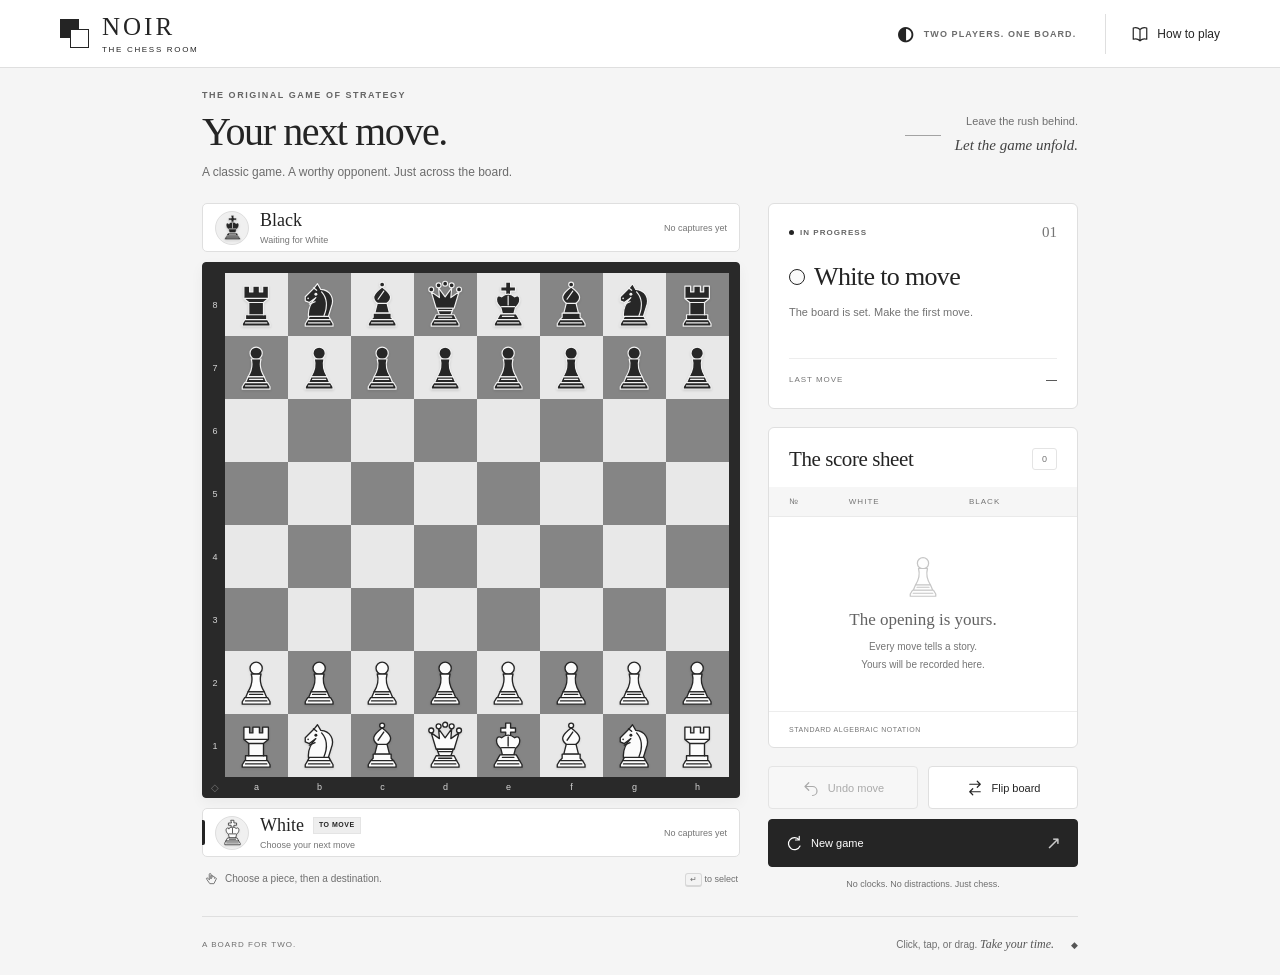
<file: NOIR-Chess.html>
<!doctype html>
<html lang="en">
<head>
  <meta charset="utf-8">
  <meta name="viewport" content="width=device-width, initial-scale=1">
  <meta name="theme-color" content="#f6f6f4">
  <meta name="description" content="An elegant, offline chess game for two players. Standard rules, full-state undo, and no distractions.">
  <title>NOIR — The chess room</title>
  <link rel="icon" type="image/svg+xml" href="data:image/svg+xml,%3Csvg xmlns=%27http://www.w3.org/2000/svg%27 viewBox=%270 0 32 32%27%3E%3Cpath fill=%27%23242424%27 d=%27M2 2h19v19H2z%27/%3E%3Cpath fill=%27white%27 stroke=%27%23242424%27 d=%27M12 12h19v19H12z%27/%3E%3C/svg%3E">
  <style>
/* NOIR — a deliberately monochrome, responsive chess room. */
:root {
  --ink: #242424;
  --muted: #6c6c6c;
  --paper: #f5f5f5;
  --card: #ffffff;
  --line: #dfdfdf;
  --light-square: #e8e8e8;
  --dark-square: #858585;
  --serif: Georgia, 'Times New Roman', serif;
  --sans: -apple-system, BlinkMacSystemFont, 'Segoe UI', Arial, sans-serif;
}
* { box-sizing: border-box; }
html { scroll-behavior: smooth; }
body { margin: 0; background: var(--paper); color: var(--ink); font-family: var(--sans); font-size: 14px; -webkit-font-smoothing: antialiased; }
button, a, input { -webkit-tap-highlight-color: transparent; }
button { font: inherit; cursor: pointer; }
button:disabled { cursor: not-allowed; }
button, dialog { color: var(--ink); }
button:focus-visible, a:focus-visible, [tabindex]:focus-visible { outline: 2px solid var(--ink); outline-offset: 4px; }
[hidden] { display: none !important; }
.icon-definitions { position: absolute; width: 0; height: 0; overflow: hidden; }
.icon { width: 18px; height: 18px; fill: none; stroke: currentColor; stroke-width: 1.6; stroke-linecap: round; stroke-linejoin: round; flex: 0 0 auto; }
.sr-only { position: absolute; width: 1px; height: 1px; padding: 0; margin: -1px; overflow: hidden; clip: rect(0,0,0,0); white-space: nowrap; border: 0; }
.site-header { background: var(--card); border-bottom: 1px solid var(--line); }
.header-inner { max-width: 1240px; min-height: 78px; padding: 15px 40px; margin: auto; display: flex; justify-content: space-between; align-items: center; gap: 24px; }
.brand { display: inline-flex; align-items: center; gap: 13px; color: var(--ink); text-decoration: none; }
.brand-mark { position: relative; width: 29px; height: 30px; display: block; }
.brand-mark i { position: absolute; width: 19px; height: 19px; background: var(--ink); top: 0; left: 0; }
.brand-mark i + i { top: 10px; left: 10px; border: 1.5px solid var(--ink); background: white; }
.brand-name { font-family: var(--serif); font-size: 25px; letter-spacing: .12em; line-height: 1; }
.brand-subtitle { display: block; font-family: var(--sans); font-size: 8px; letter-spacing: .21em; line-height: 1; margin-top: 7px; }
.header-right { display: flex; align-items: center; gap: 29px; }
.local-label { display: inline-flex; align-items: center; gap: 9px; font-size: 9px; font-weight: 600; letter-spacing: .12em; color: #6c6c6c; }
.two-player-icon { font-size: 19px; color: var(--ink); }
.help-button { min-height: 40px; display: flex; align-items: center; gap: 8px; background: transparent; border: 0; border-left: 1px solid var(--line); padding: 0 0 0 25px; font-size: 12px; }
.help-button:hover { color: black; text-decoration: underline; text-underline-offset: 5px; }
main { max-width: 1000px; margin: auto; padding: 30px 32px 0; }
main:focus { outline: none; }
.intro { display: flex; justify-content: space-between; align-items: center; margin-bottom: 28px; gap: 20px; }
.eyebrow { font-size: 9px; font-weight: 600; letter-spacing: .17em; margin: 0 0 10px; color: #656565; }
h1 { font-family: var(--serif); font-weight: 400; font-size: 46px; line-height: 1.1; letter-spacing: -.035em; margin: 0 0 9px; }
.intro-copy { margin: 0; font-size: 12px; color: var(--muted); line-height: 1.5; }
.intro-aside { display: flex; align-items: center; gap: 14px; text-align: right; }
.small-rule { width: 36px; height: 1px; background: #a3a3a3; }
.intro-aside p { color: #6f6f6f; font-size: 11px; line-height: 1.8; margin: 0; }
.intro-aside em { color: #414141; font-family: var(--serif); font-size: 15px; }
.workspace { display: grid; grid-template-columns: minmax(0, 1fr) 310px; grid-template-rows: auto minmax(190px, 1fr) auto; gap: 18px 28px; align-items: stretch; }
.board-panel { grid-column: 1; grid-row: 1 / 4; display: flex; flex-direction: column; gap: 10px; min-width: 0; }
.player-strip { border: 1px solid var(--line); border-radius: 5px; background: var(--card); min-height: 54px; padding: 8px 12px; display: flex; align-items: center; gap: 11px; position: relative; }
.player-strip.active-player::before { content: ''; position: absolute; left: -1px; top: 11px; bottom: 11px; width: 3px; background: var(--ink); border-radius: 0 2px 2px 0; }
.player-avatar { width: 34px; height: 34px; flex: 0 0 34px; display: grid; place-items: center; border-radius: 50%; background: #f0f0f0; border: 1px solid #dedede; }
.player-avatar .chess-piece { width: 29px; height: 29px; }
.player-info { min-width: 76px; }
.player-name { display: flex; align-items: center; gap: 9px; font-family: var(--serif); font-size: 18px; line-height: 1.15; }
.player-caption { font-size: 9px; color: #757575; margin-top: 4px; }
.turn-tag { font-family: var(--sans); font-size: 7px; font-weight: 600; letter-spacing: .07em; background: #eeeeee; border: 1px solid #e4e4e4; padding: 3px 5px; white-space: nowrap; }
.captured-tray { display: flex; align-items: center; justify-content: flex-end; gap: 1px; margin-left: auto; flex-wrap: wrap; max-width: 56%; min-height: 25px; }
.captured-tray .chess-piece { width: 20px; height: 24px; margin-left: -5px; filter: none; }
.no-captures { color: #757575; font-size: 9px; }
.material-gain { font-size: 10px; font-weight: 600; padding-left: 6px; }
.board-frame { display: grid; grid-template-columns: 20px minmax(0, 1fr); grid-template-rows: minmax(0, 1fr) 20px; background: #292929; padding: 10px 10px 0 2px; border: 1px solid #292929; border-radius: 4px; box-shadow: 0 5px 14px #0000000c; }
.rank-labels { display: grid; grid-template-rows: repeat(8, 1fr); }
.file-labels { display: grid; grid-template-columns: repeat(8, 1fr); }
.rank-labels span, .file-labels span { display: grid; place-items: center; color: #d4d4d4; font-size: 9px; font-weight: 500; user-select: none; }
.axis-corner { display: grid; place-items: center; font-size: 10px; color: #757575; user-select: none; }
.board { display: grid; grid-template-rows: repeat(8, minmax(0, 1fr)); aspect-ratio: 1; width: 100%; touch-action: none; user-select: none; -webkit-user-select: none; isolation: isolate; }
.board-row { display: grid; grid-template-columns: repeat(8, minmax(0, 1fr)); min-height: 0; }
.square { border: 0; border-radius: 0; padding: 0; display: grid; place-items: center; width: 100%; height: 100%; min-width: 0; min-height: 0; position: relative; background: var(--light-square); cursor: default; touch-action: none; -webkit-user-select: none; user-select: none; }
.square.dark { background: var(--dark-square); }
.square.movable, .square.legal { cursor: pointer; }
.square:hover { box-shadow: inset 0 0 0 2px #ffffff80; }
.square.selected::before { content: ''; position: absolute; inset: 4px; border: 2px solid #fff; box-shadow: 0 0 0 2px #222; pointer-events: none; z-index: 4; }
.square:focus-visible { outline: 2px solid #111; outline-offset: -5px; box-shadow: inset 0 0 0 5px #fff; z-index: 6; }
.chess-piece { width: 83%; height: 83%; display: block; position: relative; z-index: 2; overflow: visible; pointer-events: none; filter: drop-shadow(0 1px 1px #0000001c); }
.piece-white { fill: #fcfcfc; stroke: #252525; stroke-width: 1.65; stroke-linejoin: round; stroke-linecap: round; }
.piece-black { fill: #272727; stroke: #f1f1f1; stroke-width: 1.45; stroke-linejoin: round; stroke-linecap: round; }
.piece-detail { fill: none; }
.piece-eye { stroke: none; }
.piece-white .piece-eye { fill: #252525; }
.piece-black .piece-eye { fill: #f1f1f1; }
.last-marker { position: absolute; inset: 3px; pointer-events: none; z-index: 1; background: #ffffff1c; }
.last-marker::before, .last-marker::after { content: ''; position: absolute; width: 9px; height: 9px; border-color: #303030; border-style: solid; }
.last-marker::before { top: 1px; left: 1px; border-width: 2px 0 0 2px; }
.last-marker::after { bottom: 1px; right: 1px; border-width: 0 2px 2px 0; }
.dark .last-marker::before, .dark .last-marker::after { border-color: #f3f3f3; }
.legal-dot { position: absolute; width: 22%; height: 22%; background: #30303080; border: 1px solid #ffffff90; border-radius: 50%; z-index: 3; pointer-events: none; }
.dark .legal-dot { background: #f3f3f3b0; border-color: #30303070; }
.capture-ring { position: absolute; inset: 4px; border: 3px solid #333; border-radius: 50%; box-shadow: 0 0 0 1px #ffffffc0; z-index: 3; pointer-events: none; }
.dark .capture-ring { border-color: #fafafa; box-shadow: 0 0 0 1px #33333390; }
.square.in-check::after { content: ''; position: absolute; inset: 5px; border: 2px dashed #202020; box-shadow: 0 0 0 1px #ffffffb0; pointer-events: none; z-index: 3; }
.check-badge { position: absolute; top: 3px; right: 3px; display: grid; place-items: center; width: 17px; height: 17px; background: #242424; color: white; border: 1px solid white; border-radius: 50%; font-size: 11px; font-weight: 700; z-index: 5; pointer-events: none; }
.drag-source .chess-piece { opacity: .22; }
.drag-ghost { position: fixed; left: 0; top: 0; pointer-events: none; z-index: 100; transform: translate(-50%, -50%); }
.drag-ghost .chess-piece { width: 100%; height: 100%; filter: drop-shadow(0 5px 4px #00000035); }
.board-note { display: flex; align-items: center; gap: 7px; padding: 2px 2px 0; font-size: 10px; color: #6f6f6f; line-height: 1.6; min-height: 22px; }
.board-note .icon { width: 14px; height: 14px; }
.keyboard-hint { margin-left: auto; white-space: nowrap; font-size: 9px; }
kbd { font-family: var(--sans); font-size: .88em; background: #f3f3f3; border: 1px solid #d7d7d7; border-bottom-width: 2px; border-radius: 3px; padding: 1px 4px; white-space: nowrap; }
.position-card, .history-card { background: var(--card); border: 1px solid var(--line); border-radius: 6px; min-width: 0; }
.position-card { grid-column: 2; grid-row: 1; padding: 20px; }
.card-eyebrow { display: flex; align-items: center; justify-content: space-between; gap: 12px; margin-bottom: 20px; }
.phase-label { font-size: 8px; letter-spacing: .13em; font-weight: 600; display: flex; align-items: center; gap: 6px; color: #656565; }
.status-dot { width: 5px; height: 5px; background: var(--ink); border-radius: 50%; display: inline-block; }
.phase-label.complete .status-dot { border-radius: 0; background: transparent; border: 1px solid var(--ink); width: 7px; height: 7px; }
.turn-number { font-family: var(--serif); font-size: 15px; color: #757575; }
.position-title { display: flex; gap: 9px; align-items: center; }
.position-title h2 { font: 400 26px/1.2 var(--serif); letter-spacing: -.025em; margin: 0; }
#turnSymbol { display: block; width: 16px; height: 16px; border: 1.5px solid #242424; background: #fafafa; border-radius: 50%; flex: 0 0 16px; }
#turnSymbol.black { background: #242424; }
#turnSymbol.drawn { background: linear-gradient(90deg, #242424 50%, #fafafa 50%); }
.status-copy { margin: 11px 0 18px; color: #727272; font-size: 11px; line-height: 1.75; min-height: 37px; }
.position-detail { border-top: 1px solid #ededed; display: flex; justify-content: space-between; align-items: center; gap: 10px; padding-top: 13px; }
.detail-label { font-size: 8px; letter-spacing: .12em; color: #757575; }
#statusDetail { font-size: 11px; font-weight: 500; line-height: 1.4; text-align: right; }
.claim-button { margin-top: 14px; display: flex; align-items: center; justify-content: space-between; width: 100%; min-height: 40px; padding: 8px 12px; border: 1px solid #ccc; border-radius: 4px; background: #f6f6f6; font-size: 11px; }
.claim-button:hover { background: #ededed; border-color: #757575; }
.history-card { grid-column: 2; grid-row: 2; display: flex; flex-direction: column; min-height: 0; }
.history-header { display: flex; justify-content: space-between; align-items: center; padding: 19px 20px 15px; }
.history-header h2 { font: 400 21px/1.2 var(--serif); margin: 0; letter-spacing: -.02em; }
.history-count { font-size: 9px; min-width: 25px; height: 22px; border: 1px solid #e4e4e4; border-radius: 3px; display: grid; place-items: center; color: #757575; }
.history-scroll { position: relative; overflow-y: auto; overscroll-behavior: contain; flex: 1 1 0; min-height: 190px; scrollbar-width: thin; scrollbar-color: #d0d0d0 transparent; }
.history-scroll:focus-visible { outline-offset: -3px; }
.move-table { width: 100%; border-collapse: collapse; table-layout: fixed; font-size: 12px; }
.move-table th { position: sticky; top: 0; background: #f6f6f6; z-index: 1; font-size: 8px; font-weight: 500; letter-spacing: .13em; color: #757575; text-align: left; padding: 10px 12px; border-bottom: 1px solid #eaeaea; }
.move-table th:first-child { width: 22%; padding-left: 20px; }
.move-table td { padding: 7px 12px; height: 34px; border-bottom: 1px solid #f1f1f1; }
.move-table td:first-child { color: #757575; padding-left: 20px; font-size: 10px; font-variant-numeric: tabular-nums; }
.move-table tbody tr:nth-child(even) { background: #fafafa; }
.move-notation { display: inline-block; padding: 3px 5px; margin: -3px -5px; line-height: 1.2; }
.move-notation.latest { background: #292929; color: #fff; border-radius: 3px; }
.move-placeholder { color: #bbb; }
.history-empty { display: flex; flex-direction: column; align-items: center; text-align: center; padding: 35px 18px 25px; color: #757575; }
#emptyPiece { display: block; width: 48px; height: 48px; opacity: .26; margin-bottom: 8px; }
#emptyPiece .chess-piece { width: 100%; height: 100%; filter: none; }
.history-empty p { font: 400 17px/1.4 var(--serif); color: #626262; margin: 0 0 6px; }
.history-empty > span:last-child { font-size: 10px; line-height: 1.8; }
.score-footer { display: flex; align-items: center; justify-content: space-between; min-height: 36px; padding: 10px 20px; border-top: 1px solid #ededed; gap: 5px; }
.notation-label { font-size: 7px; letter-spacing: .08em; color: #757575; }
.game-score { font: 600 13px/1 var(--serif); white-space: nowrap; }
.game-controls { grid-column: 2; grid-row: 3; }
.utility-controls { display: grid; grid-template-columns: 1fr 1fr; gap: 10px; margin-bottom: 10px; }
.secondary-button, .primary-button { border: 1px solid var(--line); min-height: 43px; border-radius: 4px; display: flex; align-items: center; justify-content: center; gap: 8px; padding: 10px 12px; font-size: 11px; font-weight: 500; }
.secondary-button { background: #fff; }
.secondary-button:hover:not(:disabled) { background: #eeeeee; border-color: #a3a3a3; }
.secondary-button:disabled { background: #f7f7f7; color: #aaa; border-color: #e4e4e4; }
.secondary-button[aria-pressed="true"] { border-color: #9b9b9b; background: #ececec; }
.primary-button { background: #252525; border-color: #252525; color: #fff; }
.primary-button:hover { background: #080808; border-color: #080808; }
.primary-button:focus-visible { outline-color: #222; }
.new-game-button { width: 100%; justify-content: flex-start; min-height: 47px; padding: 12px 16px; }
.button-end { margin-left: auto; color: #cacaca; font-size: 18px; font-weight: 400; }
.controls-note { text-align: center; margin: 12px 0 0; font-size: 9px; color: #6f6f6f; }
.page-footer { display: flex; align-items: center; gap: 12px; border-top: 1px solid var(--line); padding: 20px 0 23px; margin-top: 27px; color: #6f6f6f; }
.page-footer > span:first-child { font-size: 8px; letter-spacing: .13em; }
.page-footer p { margin: 0 0 0 auto; font-size: 10px; }
.page-footer em { font-family: var(--serif); font-size: 12px; color: #555; }
.footer-square { font-size: 9px; color: #555; margin-left: 5px; }
.game-dialog { width: min(490px, calc(100vw - 32px)); max-height: calc(100dvh - 48px); overflow-y: auto; border: 1px solid #bcbcbc; padding: 34px; border-radius: 7px; background: #fff; box-shadow: 0 18px 75px #00000035; }
.game-dialog::backdrop { background: #15151565; backdrop-filter: blur(2px); }
.game-dialog h2 { font: 400 33px/1.2 var(--serif); letter-spacing: -.03em; margin: 0 0 14px; }
.game-dialog > p:not(.eyebrow):not(.dialog-footnote) { color: #6f6f6f; font-size: 12px; line-height: 1.8; margin: 0 0 24px; }
.dialog-close { position: absolute; top: 12px; right: 12px; width: 34px; height: 34px; display: grid; place-items: center; background: transparent; border: 0; border-radius: 4px; }
.dialog-close:hover { background: #eee; }
.dialog-actions { display: flex; gap: 12px; justify-content: flex-end; margin-top: 26px; }
.dialog-actions button { min-width: 125px; }
.dialog-footnote { font-size: 10px; color: #6f6f6f; line-height: 1.7; margin: 20px 0 0; }
.promotion-options { display: grid; grid-template-columns: repeat(4, minmax(0, 1fr)); gap: 10px; }
.promotion-option { background: #f3f3f3; border: 1px solid #dedede; border-radius: 4px; padding: 10px 5px; display: flex; align-items: center; flex-direction: column; gap: 7px; font-size: 10px; }
.promotion-option .chess-piece { width: 60px; max-width: 100%; height: 65px; }
.promotion-option:hover { background: #e4e4e4; border-color: #555; }
.help-dialog { width: min(550px, calc(100vw - 32px)); }
.help-list { list-style: none; margin: 0 0 27px; padding: 0; }
.help-list li { display: flex; gap: 15px; border-top: 1px solid #e8e8e8; padding: 17px 0 0; margin-top: 17px; }
.help-list li > span { font: 400 15px/1.5 var(--serif); color: #a3a3a3; }
.help-list h3 { font: 400 18px/1.3 var(--serif); margin: 0 0 7px; }
.help-list p { margin: 0; font-size: 11px; line-height: 1.9; color: #737373; }
.full-width { width: 100%; }
.claim-section-title { font: 400 18px/1.4 var(--serif); margin: 22px 0 10px; }
.claim-options { max-height: 220px; overflow-y: auto; display: flex; flex-direction: column; gap: 7px; }
.claim-option { display: flex; align-items: center; justify-content: space-between; gap: 12px; padding: 12px; min-height: 44px; border: 1px solid #ddd; border-radius: 4px; background: #f8f8f8; text-align: left; }
.claim-option:hover { background: #eee; border-color: #757575; }
.claim-option strong { font-size: 13px; font-weight: 600; }
.claim-option span { color: #757575; font-size: 10px; }
.noscript-message { position: fixed; inset: auto 16px 16px; padding: 20px; border: 2px solid #222; background: #fff; text-align: center; z-index: 200; }
@media (min-width: 861px) and (max-height: 900px) {
  .header-inner { min-height: 67px; padding-top: 11px; padding-bottom: 11px; }
  main { max-width: 940px; padding-top: 22px; }
  .intro { margin-bottom: 22px; }
  h1 { font-size: 40px; }
  .player-strip { min-height: 49px; padding-top: 6px; padding-bottom: 6px; }
}
@media (max-width: 860px) {
  .header-inner { min-height: 68px; padding: 13px 26px; }
  .header-right { gap: 18px; }
  .local-label { font-size: 8px; }
  .help-button { padding-left: 18px; }
  main { max-width: 640px; padding: 27px 24px 0; }
  .intro-aside { display: none; }
  h1 { font-size: 39px; }
  .intro { margin-bottom: 24px; }
  .workspace { display: flex; flex-direction: column; gap: 17px; }
  .position-card { order: 1; padding: 15px 18px; }
  .card-eyebrow { margin-bottom: 9px; }
  .position-title h2 { font-size: 24px; }
  .status-copy { min-height: 0; margin: 7px 0 0; }
  .position-detail { display: none; }
  .board-panel { order: 2; }
  .game-controls { order: 3; }
  .history-card { order: 4; }
  .history-scroll { flex-basis: auto; height: 235px; min-height: 235px; }
  .history-empty { padding-top: 28px; }
  .controls-note { margin: 10px 0 0; }
  .page-footer { margin-top: 25px; }
}
@media (max-width: 520px) {
  .header-inner { padding: 13px 19px; min-height: 66px; }
  .brand { gap: 10px; }
  .brand-name { font-size: 22px; }
  .brand-subtitle { font-size: 7px; }
  .brand-mark { transform: scale(.86); transform-origin: left center; width: 25px; }
  .local-label { display: none; }
  .help-button { border: 1px solid #ddd; padding: 0; width: 38px; min-height: 38px; justify-content: center; border-radius: 4px; }
  .help-button span { display: none; }
  .help-button::after { content: ''; }
  main { padding: 23px 16px 0; }
  .eyebrow { font-size: 8px; }
  h1 { font-size: 36px; }
  .intro-copy { font-size: 11px; max-width: 310px; }
  .intro { margin-bottom: 20px; }
  .board-frame { grid-template-columns: 17px minmax(0, 1fr); grid-template-rows: minmax(0, 1fr) 18px; padding: 6px 6px 0 1px; }
  .rank-labels span, .file-labels span { font-size: 8px; }
  .player-strip { min-height: 49px; padding: 7px 9px; gap: 9px; }
  .player-avatar { width: 30px; height: 30px; flex-basis: 30px; }
  .player-avatar .chess-piece { width: 26px; height: 26px; }
  .player-name { font-size: 17px; gap: 6px; }
  .player-caption { font-size: 8px; }
  .turn-tag { font-size: 6px; padding: 2px 3px; }
  .captured-tray { max-width: 46%; }
  .captured-tray .chess-piece { width: 17px; height: 20px; margin-left: -6px; }
  .no-captures { font-size: 8px; }
  .keyboard-hint { display: none; }
  .board-note { font-size: 9px; }
  .square.selected::before { inset: 3px; border-width: 1.5px; box-shadow: 0 0 0 1.5px #222; }
  .capture-ring { inset: 3px; border-width: 2px; }
  .square.in-check::after { inset: 3px; }
  .check-badge { width: 13px; height: 13px; font-size: 9px; top: 1px; right: 1px; }
  .last-marker::before, .last-marker::after { width: 6px; height: 6px; }
  .position-card { padding: 14px 16px; }
  .page-footer { padding-top: 18px; padding-bottom: 19px; }
  .page-footer > span:first-child { font-size: 7px; }
  .page-footer p { font-size: 9px; }
  .page-footer em { font-size: 10px; }
  .footer-square { display: none; }
  .game-dialog { padding: 29px 23px; }
  .game-dialog h2 { font-size: 29px; }
  .promotion-options { gap: 6px; }
  .promotion-option { padding: 9px 3px; }
  .promotion-option .chess-piece { height: 55px; }
  .dialog-actions { gap: 8px; }
  .dialog-actions button { min-width: 0; flex: 1; }
}
@media (max-width: 350px) {
  main { padding-left: 12px; padding-right: 12px; }
  .intro-copy { font-size: 10px; }
  .player-caption { display: none; }
  .player-info { min-width: 65px; }
  .player-name { flex-wrap: wrap; gap: 3px 5px; }
  .position-title h2 { font-size: 23px; }
  .page-footer p { font-size: 8px; }
}
@media (prefers-reduced-motion: reduce) {
  html { scroll-behavior: auto; }
}
@media (forced-colors: active) {
  .square { border: 1px solid CanvasText; }
  .square.dark { background: GrayText; }
  .square.selected::before { border: 3px solid Highlight; }
  .legal-dot { background: Highlight; border-color: CanvasText; forced-color-adjust: none; }
  .capture-ring { border-color: Highlight; }
  .chess-piece { forced-color-adjust: none; }
}

  </style>
</head>
<body>
  <svg class="icon-definitions" xmlns="http://www.w3.org/2000/svg" aria-hidden="true">
    <defs>
      <symbol id="icon-undo" viewBox="0 0 24 24"><path d="M9 5 4 10l5 5M4 10h10a6 6 0 0 1 0 12"/></symbol>
      <symbol id="icon-flip" viewBox="0 0 24 24"><path d="M5 7h14l-4-4M19 17H5l4 4M19 7l-4 4M5 17l4-4"/></symbol>
      <symbol id="icon-new" viewBox="0 0 24 24"><path d="M19 8a8 8 0 1 0 1 8M19 3v5h-5"/></symbol>
      <symbol id="icon-book" viewBox="0 0 24 24"><path d="M12 6c-3-3-6-3-9-2v15c3-1 6-1 9 2 3-3 6-3 9-2V4c-3-1-6-1-9 2Zm0 0v15"/></symbol>
      <symbol id="icon-close" viewBox="0 0 24 24"><path d="m6 6 12 12M6 18 18 6"/></symbol>
      <symbol id="icon-arrow" viewBox="0 0 24 24"><path d="M4 12h16m-6-6 6 6-6 6"/></symbol>
      <symbol id="icon-hand" viewBox="0 0 24 24"><path d="m9 13-2-2c-2-2-4 0-2 2l5 7h7l4-8c1-2-2-3-3-1V9c0-2-3-2-3 0V7c0-2-3-2-3 0v5-8c0-2-3-2-3 0v9Z"/></symbol>
    </defs>
  </svg>
  <header class="site-header">
    <div class="header-inner">
      <a class="brand" href="#main" aria-label="NOIR, the chess room — skip to the game">
        <span class="brand-mark" aria-hidden="true"><i></i><i></i></span>
        <span class="brand-name">NOIR<span class="brand-subtitle">THE CHESS ROOM</span></span>
      </a>
      <div class="header-right">
        <span class="local-label"><span class="two-player-icon" aria-hidden="true">◐</span> TWO PLAYERS. ONE BOARD.</span>
        <button class="help-button" id="helpButton" type="button" aria-label="How to play"><svg class="icon"><use href="#icon-book"/></svg><span>How to play</span></button>
      </div>
    </div>
  </header>

  <main id="main" tabindex="-1">
    <section class="intro" aria-labelledby="pageTitle">
      <div><p class="eyebrow">THE ORIGINAL GAME OF STRATEGY</p><h1 id="pageTitle">Your next move.</h1><p class="intro-copy">A classic game. A worthy opponent. Just across the board.</p></div>
      <div class="intro-aside"><span class="small-rule"></span><p>Leave the rush behind.<br><em>Let the game unfold.</em></p></div>
    </section>

    <div class="workspace">
      <section class="board-panel" aria-label="Chessboard and players">
        <div class="player-strip" id="topPlayer"></div>
        <div class="board-frame">
          <div class="rank-labels" id="rankLabels" aria-hidden="true"></div>
          <div class="board" id="board" role="grid" aria-label="Chessboard, White at the bottom" aria-rowcount="8" aria-colcount="8" aria-describedby="boardInstructions"></div>
          <span class="axis-corner" aria-hidden="true">◇</span>
          <div class="file-labels" id="fileLabels" aria-hidden="true"></div>
        </div>
        <div class="player-strip" id="bottomPlayer"></div>
        <div class="board-note"><svg class="icon"><use href="#icon-hand"/></svg><span id="boardHint">Choose a piece, then a destination.</span><span class="keyboard-hint"><kbd>↵</kbd> to select</span></div>
        <p id="boardInstructions" class="sr-only">Select a piece, then a legal destination, or drag a piece. Use arrow keys to navigate, Enter or Space to select, and Escape to clear your selection. Only the player whose turn it is may move. Legal destinations are marked with dots or capture rings.</p>
      </section>

      <section class="position-card" aria-label="Current game status">
        <div class="card-eyebrow"><span class="phase-label" id="phaseLabel"><span class="status-dot"></span> IN PROGRESS</span><span class="turn-number" id="turnNumber" aria-label="Move number 1">01</span></div>
        <div class="position-title"><span id="turnSymbol" aria-hidden="true"></span><h2 id="positionHeading">White to move</h2></div>
        <p class="status-copy" id="statusText">The board is set. Make the first move.</p>
        <div class="position-detail"><span class="detail-label" id="detailLabel">LAST MOVE</span><span id="statusDetail">—</span></div>
        <button class="claim-button" id="claimDraw" type="button" hidden>Claim a draw <svg class="icon"><use href="#icon-arrow"/></svg></button>
      </section>

      <section class="history-card" aria-labelledby="historyTitle">
        <div class="history-header"><h2 id="historyTitle">The score sheet</h2><span class="history-count" id="moveCount" aria-label="No moves played">0</span></div>
        <div class="history-scroll" id="historyScroll" tabindex="0" aria-label="Move history; scroll to review earlier moves">
          <table class="move-table" aria-label="Move history in standard algebraic notation">
            <thead><tr><th scope="col">№</th><th scope="col">WHITE</th><th scope="col">BLACK</th></tr></thead>
            <tbody id="moveBody"></tbody>
          </table>
          <div class="history-empty" id="historyEmpty"><span id="emptyPiece" aria-hidden="true"></span><p>The opening is yours.</p><span>Every move tells a story.<br>Yours will be recorded here.</span></div>
        </div>
        <div class="score-footer"><span class="notation-label" id="notationLabel">STANDARD ALGEBRAIC NOTATION</span><span id="gameScore" class="game-score" aria-label="Game result"></span></div>
      </section>

      <section class="game-controls" aria-label="Game controls">
        <div class="utility-controls">
          <button class="secondary-button" id="undoMove" type="button" disabled title="Restore the full previous game state"><svg class="icon"><use href="#icon-undo"/></svg><span>Undo move</span></button>
          <button class="secondary-button" id="flipBoard" type="button" aria-pressed="false" title="Change the view without changing the position"><svg class="icon"><use href="#icon-flip"/></svg><span>Flip board</span></button>
        </div>
        <button class="primary-button new-game-button" id="newGame" type="button"><svg class="icon"><use href="#icon-new"/></svg><span>New game</span><span class="button-end" aria-hidden="true">↗</span></button>
        <p class="controls-note">No clocks. No distractions. Just chess.</p>
      </section>
    </div>

    <footer class="page-footer"><span>A BOARD FOR TWO.</span><p>Click, tap, or drag. <em>Take your time.</em></p><span class="footer-square" aria-hidden="true">◆</span></footer>
  </main>

  <div class="sr-only" id="announcement" role="status" aria-live="polite" aria-atomic="true"></div>
  <div class="drag-ghost" id="dragGhost" aria-hidden="true" hidden></div>

  <dialog class="game-dialog promotion-dialog" id="promotionDialog" aria-labelledby="promotionTitle" aria-describedby="promotionDescription">
    <button class="dialog-close" id="promotionClose" type="button" aria-label="Cancel promotion"><svg class="icon"><use href="#icon-close"/></svg></button>
    <p class="eyebrow">A PAWN'S NEW CHAPTER</p><h2 id="promotionTitle">Choose your piece.</h2><p id="promotionDescription">Your pawn has reached the final rank. Promote it to one of these four pieces.</p>
    <div class="promotion-options" id="promotionOptions"></div>
    <p class="dialog-footnote">The move is not made until you choose. <kbd>Esc</kbd> cancels.</p>
  </dialog>

  <dialog class="game-dialog" id="newGameDialog" aria-labelledby="newGameTitle" aria-describedby="newGameDescription">
    <button class="dialog-close" id="newGameClose" type="button" aria-label="Keep playing"><svg class="icon"><use href="#icon-close"/></svg></button>
    <p class="eyebrow">A FRESH START</p><h2 id="newGameTitle">Begin again?</h2><p id="newGameDescription">This game is still in progress. Starting a new one will clear the board, captures, and score sheet.</p>
    <div class="dialog-actions"><button class="secondary-button" id="keepPlaying" type="button">Keep playing</button><button class="primary-button" id="confirmNewGame" type="button">New game</button></div>
  </dialog>

  <dialog class="game-dialog help-dialog" id="helpDialog" aria-labelledby="helpTitle">
    <button class="dialog-close" id="helpClose" type="button" aria-label="Close instructions"><svg class="icon"><use href="#icon-close"/></svg></button>
    <p class="eyebrow">MAKE YOURSELF AT HOME</p><h2 id="helpTitle">Pick. Place. Play.</h2><p>A standard game of chess for two people sharing this device. White moves first.</p>
    <ol class="help-list">
      <li><span>01</span><div><h3>Find your next move</h3><p>Click or tap your piece, then a marked square. You can also drag and drop. Dots mark moves; rings mark captures. A dashed king outline and “!” mean check.</p></div></li>
      <li><span>02</span><div><h3>At your fingertips</h3><p>Tab into the board. <kbd>↑</kbd> <kbd>↓</kbd> <kbd>←</kbd> <kbd>→</kbd> navigate; <kbd>Enter</kbd> or <kbd>Space</kbd> select. <kbd>Home</kbd>/<kbd>End</kbd> reach the row edges; add <kbd>Ctrl</kbd> for the board edges. <kbd>Esc</kbd> cancels.</p></div></li>
      <li><span>03</span><div><h3>The complete game</h3><p>Castling, en passant, and all four promotions are included. Illegal moves never change the position. Undo restores everything, including special-move rights and draw counters. Flip only changes your view.</p></div></li>
      <li><span>04</span><div><h3>When the game is drawn</h3><p>Stalemate and insufficient material end the game automatically. Threefold repetition and fifty moves by each player without a pawn move or capture allow a draw claim. The claim button also supports a declared next move. Fivefold repetition and seventy-five such moves are automatic draws; checkmate takes precedence.</p></div></li>
    </ol>
    <button class="primary-button full-width" id="helpDone" type="button">Back to the board <svg class="icon"><use href="#icon-arrow"/></svg></button>
  </dialog>

  <dialog class="game-dialog claim-dialog" id="claimDialog" aria-labelledby="claimTitle" aria-describedby="claimDescription">
    <button class="dialog-close" id="claimClose" type="button" aria-label="Cancel draw claim"><svg class="icon"><use href="#icon-close"/></svg></button>
    <p class="eyebrow">AN HONOURABLE FINISH</p><h2 id="claimTitle">Claim a draw.</h2><p id="claimDescription"></p>
    <button class="primary-button full-width" id="claimCurrent" type="button" hidden>Claim this position</button>
    <div id="intendedClaimSection" hidden><h3 class="claim-section-title" id="claimMoveTitle">Or declare a move</h3><div class="claim-options" id="claimOptions"></div><p class="dialog-footnote">A declared move ends the game before it is played. The position and score sheet stay unchanged.</p></div>
  </dialog>
  <noscript><div class="noscript-message">This chess game needs JavaScript. Please enable it in your browser to play.</div></noscript>
<!-- Embedded engine.js: authoritative chess rules -->
<script>
/* NOIR Chess — independent rules engine. No DOM, dependencies, or network calls.
 * Board indices run from a8 (0) to h1 (63). Uppercase pieces are White.
 * All interaction paths are validated against the same generated legal moves.
 */
(function (root, factory) {
  const api = factory();
  if (typeof module === 'object' && module.exports) module.exports = api;
  else root.NoirChess = api;
})(typeof globalThis !== 'undefined' ? globalThis : this, function () {
  'use strict';

  const START_FEN = 'rnbqkbnr/pppppppp/8/8/8/8/PPPPPPPP/RNBQKBNR w KQkq - 0 1';
  const PROMOTIONS = ['q', 'r', 'b', 'n'];
  const KNIGHT_STEPS = [[-2, -1], [-2, 1], [-1, -2], [-1, 2], [1, -2], [1, 2], [2, -1], [2, 1]];
  const DIAGONALS = [[-1, -1], [-1, 1], [1, -1], [1, 1]];
  const ORTHOGONALS = [[-1, 0], [1, 0], [0, -1], [0, 1]];
  const KING_STEPS = [...DIAGONALS, ...ORTHOGONALS];
  const opposite = color => color === 'w' ? 'b' : 'w';
  const row = square => Math.floor(square / 8);
  const file = square => square % 8;
  const inside = (r, f) => r >= 0 && r < 8 && f >= 0 && f < 8;
  const pieceColor = piece => piece ? (piece === piece.toUpperCase() ? 'w' : 'b') : null;
  const pieceType = piece => piece ? piece.toLowerCase() : null;
  const clone = value => JSON.parse(JSON.stringify(value));
  const squareName = square => String.fromCharCode(97 + file(square)) + (8 - row(square));
  function squareIndex(value) {
    if (Number.isInteger(value) && value >= 0 && value < 64) return value;
    if (typeof value === 'string' && /^[a-h][1-8]$/.test(value)) {
      return (8 - Number(value[1])) * 8 + value.charCodeAt(0) - 97;
    }
    return -1;
  }

  function parseFEN(fen) {
    const fields = fen.trim().split(/\s+/);
    if (fields.length !== 6) throw new Error('A FEN needs six fields.');
    const [placement, turn, rights, enPassant, halfmove, fullmove] = fields;
    const ranks = placement.split('/');
    if (ranks.length !== 8) throw new Error('A board needs eight ranks.');
    const board = [];
    for (const rank of ranks) {
      const start = board.length;
      for (const token of rank) {
        if (/^[1-8]$/.test(token)) board.push(...Array(Number(token)).fill(null));
        else if (/^[prnbqkPRNBQK]$/.test(token)) board.push(token);
        else throw new Error('Invalid FEN piece.');
      }
      if (board.length - start !== 8) throw new Error('A rank needs eight squares.');
    }
    if (!['w', 'b'].includes(turn) || !/^(?:-|K?Q?k?q?)$/.test(rights)) throw new Error('Invalid FEN turn or castling rights.');
    if (board.filter(p => p === 'K').length !== 1 || board.filter(p => p === 'k').length !== 1) throw new Error('A position needs one king per side.');
    const epSquare = enPassant === '-' ? null : squareIndex(enPassant);
    if (epSquare === -1 || (epSquare !== null && ![2, 5].includes(row(epSquare)))) throw new Error('Invalid en passant square.');
    if (!/^\d+$/.test(halfmove) || !/^[1-9]\d*$/.test(fullmove)) throw new Error('Invalid FEN counters.');
    return {
      board, turn,
      castling: { K: rights.includes('K'), Q: rights.includes('Q'), k: rights.includes('k'), q: rights.includes('q') },
      epSquare, halfmove: Number(halfmove), fullmove: Number(fullmove),
      captures: { w: [], b: [] }, moves: [], lastMove: null,
      repetitionCounts: {}, positionKey: '', result: null
    };
  }

  function placementFEN(board) {
    const ranks = [];
    for (let r = 0; r < 8; r++) {
      let line = '', empty = 0;
      for (let f = 0; f < 8; f++) {
        const piece = board[r * 8 + f];
        if (!piece) empty++;
        else {
          if (empty) line += empty;
          empty = 0;
          line += piece;
        }
      }
      if (empty) line += empty;
      ranks.push(line);
    }
    return ranks.join('/');
  }
  function castlingFEN(position) {
    return ['K', 'Q', 'k', 'q'].filter(right => position.castling[right]).join('') || '-';
  }
  function toFEN(position) {
    return `${placementFEN(position.board)} ${position.turn} ${castlingFEN(position)} ${position.epSquare === null ? '-' : squareName(position.epSquare)} ${position.halfmove} ${position.fullmove}`;
  }

  /* Attacks are NOT legal moves: a pinned piece still attacks a square, and
   * pawn attacks differ from pawn pushes. This distinction is vital for kings.
   */
  function isSquareAttacked(position, square, byColor) {
    const r = row(square), f = file(square), board = position.board;
    const pawn = byColor === 'w' ? 'P' : 'p';
    const pawnRow = r + (byColor === 'w' ? 1 : -1);
    for (const df of [-1, 1]) {
      if (inside(pawnRow, f + df) && board[pawnRow * 8 + f + df] === pawn) return true;
    }
    const knight = byColor === 'w' ? 'N' : 'n';
    for (const [dr, df] of KNIGHT_STEPS) {
      if (inside(r + dr, f + df) && board[(r + dr) * 8 + f + df] === knight) return true;
    }
    const king = byColor === 'w' ? 'K' : 'k';
    for (const [dr, df] of KING_STEPS) {
      if (inside(r + dr, f + df) && board[(r + dr) * 8 + f + df] === king) return true;
    }
    for (const [dr, df] of KING_STEPS) {
      let rr = r + dr, ff = f + df;
      while (inside(rr, ff)) {
        const piece = board[rr * 8 + ff];
        if (piece) {
          if (pieceColor(piece) === byColor) {
            const type = pieceType(piece);
            if (type === 'q' || (dr && df ? type === 'b' : type === 'r')) return true;
          }
          break;
        }
        rr += dr;
        ff += df;
      }
    }
    return false;
  }
  function inCheck(position, color = position.turn) {
    const king = position.board.indexOf(color === 'w' ? 'K' : 'k');
    return king === -1 || isSquareAttacked(position, king, opposite(color));
  }

  function pseudoMoves(position, from) {
    const piece = position.board[from];
    if (!piece || pieceColor(piece) !== position.turn) return [];
    const color = position.turn, enemy = opposite(color), type = pieceType(piece);
    const r = row(from), f = file(from), board = position.board, moves = [];
    function add(to, extra = {}) {
      const captured = extra.kind === 'enpassant' ? board[extra.captureSquare] : board[to];
      if (captured && (pieceColor(captured) === color || pieceType(captured) === 'k')) return;
      const base = { from, to, piece, captured: captured || null, promotion: null, kind: 'normal', ...extra };
      if (type === 'p' && [0, 7].includes(row(to))) {
        for (const promotion of PROMOTIONS) moves.push({ ...base, promotion });
      } else moves.push(base);
    }
    if (type === 'p') {
      const dr = color === 'w' ? -1 : 1, nextRow = r + dr;
      if (inside(nextRow, f) && !board[nextRow * 8 + f]) {
        add(nextRow * 8 + f);
        const startRow = color === 'w' ? 6 : 1;
        if (r === startRow && !board[(r + 2 * dr) * 8 + f]) add((r + 2 * dr) * 8 + f, { kind: 'double' });
      }
      for (const df of [-1, 1]) {
        if (!inside(nextRow, f + df)) continue;
        const to = nextRow * 8 + f + df;
        if (board[to] && pieceColor(board[to]) === enemy) add(to);
        else if (to === position.epSquare && !board[to]) {
          const captureSquare = r * 8 + f + df;
          if (board[captureSquare] === (enemy === 'w' ? 'P' : 'p')) add(to, { kind: 'enpassant', captureSquare });
        }
      }
    } else if (type === 'n' || type === 'k') {
      for (const [dr, df] of type === 'n' ? KNIGHT_STEPS : KING_STEPS) {
        if (inside(r + dr, f + df)) add((r + dr) * 8 + f + df);
      }
      if (type === 'k') {
        const home = color === 'w' ? 60 : 4;
        if (from === home && !inCheck(position, color)) {
          for (const kingSide of [true, false]) {
            const right = color === 'w' ? (kingSide ? 'K' : 'Q') : (kingSide ? 'k' : 'q');
            const rookFrom = home + (kingSide ? 3 : -4), step = kingSide ? 1 : -1;
            const between = kingSide ? [home + 1, home + 2] : [home - 1, home - 2, home - 3];
            if (!position.castling[right] || board[rookFrom] !== (color === 'w' ? 'R' : 'r') || between.some(s => board[s])) continue;
            // Test the transit square with the king actually removed from e1/e8.
            const transit = applyMove(position, { from, to: home + step, piece, captured: null, promotion: null, kind: 'normal' });
            if (inCheck(transit, color)) continue;
            const castle = { from, to: home + 2 * step, piece, captured: null, promotion: null, kind: 'castle', rookFrom, rookTo: home + step };
            if (!inCheck(applyMove(position, castle), color)) moves.push(castle);
          }
        }
      }
    } else {
      const directions = type === 'b' ? DIAGONALS : type === 'r' ? ORTHOGONALS : KING_STEPS;
      for (const [dr, df] of directions) {
        let rr = r + dr, ff = f + df;
        while (inside(rr, ff)) {
          const to = rr * 8 + ff;
          add(to);
          if (board[to]) break;
          rr += dr;
          ff += df;
        }
      }
    }
    return moves;
  }

  /* Pure position transition. This function neither updates history nor decides
   * whether a move is legal; callers must use generateLegalMoves first.
   */
  function applyMove(position, move) {
    const next = { ...position, board: position.board.slice(), castling: { ...position.castling }, epSquare: null };
    const color = pieceColor(move.piece), type = pieceType(move.piece);
    next.board[move.from] = null;
    if (move.kind === 'enpassant') next.board[move.captureSquare] = null;
    next.board[move.to] = move.promotion ? (color === 'w' ? move.promotion.toUpperCase() : move.promotion) : move.piece;
    if (move.kind === 'castle') {
      next.board[move.rookTo] = next.board[move.rookFrom];
      next.board[move.rookFrom] = null;
    }
    if (type === 'k') {
      next.castling[color === 'w' ? 'K' : 'k'] = false;
      next.castling[color === 'w' ? 'Q' : 'q'] = false;
    }
    const rookRights = { 0: 'q', 7: 'k', 56: 'Q', 63: 'K' };
    if (type === 'r' && rookRights[move.from]) next.castling[rookRights[move.from]] = false;
    if (pieceType(move.captured) === 'r' && rookRights[move.to]) next.castling[rookRights[move.to]] = false;
    if (move.kind === 'double') next.epSquare = (move.from + move.to) / 2;
    next.halfmove = type === 'p' || move.captured ? 0 : position.halfmove + 1;
    next.fullmove = position.fullmove + (color === 'b' ? 1 : 0);
    next.turn = opposite(color);
    return next;
  }

  function generateLegalMoves(position, from = null) {
    const squares = from === null ? Array.from({ length: 64 }, (_, i) => i) : [squareIndex(from)];
    const moves = [];
    for (const square of squares) {
      if (square < 0) continue;
      for (const move of pseudoMoves(position, square)) {
        // This also catches en passant's discovered attacks after BOTH pawns leave.
        if (!inCheck(applyMove(position, move), position.turn)) moves.push(move);
      }
    }
    return moves;
  }

  function repetitionKey(position) {
    // An en passant target matters only if an actual LEGAL en passant capture
    // exists. A pinned pawn or an uncapturable double push must not change identity.
    const ep = position.epSquare !== null && generateLegalMoves(position).some(m => m.kind === 'enpassant')
      ? squareName(position.epSquare) : '-';
    return `${placementFEN(position.board)} ${position.turn} ${castlingFEN(position)} ${ep}`;
  }

  function isInsufficientMaterial(position) {
    const minors = [];
    for (let i = 0; i < 64; i++) {
      const type = pieceType(position.board[i]);
      if (!type || type === 'k') continue;
      if (['p', 'r', 'q'].includes(type)) return false;
      minors.push({ type, squareColor: (row(i) + file(i)) % 2 });
    }
    if (minors.length <= 1) return true;
    // Multiple knights are not automatically a dead position. With bishops only,
    // all bishops must occupy the SAME color complex (including promotions).
    return minors.every(p => p.type === 'b') && minors.every(p => p.squareColor === minors[0].squareColor);
  }

  function automaticResult(position, legal = generateLegalMoves(position)) {
    if (!legal.length) {
      return inCheck(position)
        ? { type: 'checkmate', winner: opposite(position.turn), reason: 'checkmate' }
        : { type: 'draw', winner: null, reason: 'stalemate' };
    }
    if (isInsufficientMaterial(position)) return { type: 'draw', winner: null, reason: 'insufficient' };
    const count = position.repetitionCounts[position.positionKey || repetitionKey(position)] || 0;
    if (count >= 5) return { type: 'draw', winner: null, reason: 'fivefold' };
    // Checkmate takes precedence over the automatic seventy-five-move draw.
    if (position.halfmove >= 150) return { type: 'draw', winner: null, reason: 'seventyFive' };
    return null;
  }

  function algebraicNotation(position, move, legalBefore, after = applyMove(position, move)) {
    let notation;
    if (move.kind === 'castle') notation = move.to > move.from ? 'O-O' : 'O-O-O';
    else {
      const type = pieceType(move.piece);
      notation = type === 'p' ? '' : type.toUpperCase();
      if (type !== 'p') {
        const alternatives = legalBefore.filter(other => other.from !== move.from && other.to === move.to && other.piece === move.piece);
        if (alternatives.length) {
          if (!alternatives.some(other => file(other.from) === file(move.from))) notation += squareName(move.from)[0];
          else if (!alternatives.some(other => row(other.from) === row(move.from))) notation += squareName(move.from)[1];
          else notation += squareName(move.from);
        }
      } else if (move.captured) notation += squareName(move.from)[0];
      if (move.captured) notation += 'x';
      notation += squareName(move.to);
      if (move.promotion) notation += '=' + move.promotion.toUpperCase();
    }
    if (inCheck(after)) notation += generateLegalMoves(after).length ? '+' : '#';
    return notation;
  }

  function currentClaimReasons(position) {
    const reasons = [];
    const count = position.repetitionCounts[position.positionKey || repetitionKey(position)] || 0;
    if (count >= 3) reasons.push('threefold');
    if (position.halfmove >= 100) reasons.push('fiftyMove');
    return reasons;
  }

  class ChessGame {
    constructor(fen = START_FEN) {
      this._state = parseFEN(fen);
      this._history = [];
      this._state.positionKey = repetitionKey(this._state);
      this._state.repetitionCounts[this._state.positionKey] = 1;
      this._state.result = automaticResult(this._state);
    }
    // Rendering receives a copy and cannot inadvertently mutate the game.
    get state() { return clone(this._state); }
    get canUndo() { return this._history.length > 0; }
    get lastAction() { return this._history.length ? this._history[this._history.length - 1].action : null; }
    legalMoves(from = null) { return this._state.result ? [] : generateLegalMoves(this._state, from); }
    getStatus() {
      return { inCheck: inCheck(this._state), result: clone(this._state.result), claimReasons: this._state.result ? [] : currentClaimReasons(this._state) };
    }
    move(from, to, promotion = null) {
      if (this._state.result) return { ok: false, error: 'The game has ended.' };
      from = squareIndex(from);
      to = squareIndex(to);
      if (from < 0 || to < 0) return { ok: false, error: 'Invalid square.' };
      const allLegal = generateLegalMoves(this._state);
      const candidates = allLegal.filter(m => m.from === from && m.to === to);
      if (!candidates.length) return { ok: false, error: 'That move is not legal.' };
      if (candidates.some(m => m.promotion) && !promotion) {
        return { ok: false, needsPromotion: true, choices: PROMOTIONS.slice() };
      }
      const normalizedPromotion = typeof promotion === 'string' ? promotion.toLowerCase() : null;
      const move = candidates.find(m => m.promotion === normalizedPromotion);
      if (!move) return { ok: false, error: 'Invalid promotion choice.' };
      const before = this._state;
      const next = applyMove(before, move);
      const san = algebraicNotation(before, move, allLegal, next);
      this._history.push({ state: clone(before), action: 'move' });
      const record = { ...move, san, color: before.turn, moveNumber: before.fullmove };
      next.moves = [...before.moves, record];
      next.captures = { w: before.captures.w.slice(), b: before.captures.b.slice() };
      if (move.captured) next.captures[before.turn].push(move.captured);
      next.lastMove = record;
      next.positionKey = repetitionKey(next);
      next.repetitionCounts = { ...before.repetitionCounts };
      next.repetitionCounts[next.positionKey] = (next.repetitionCounts[next.positionKey] || 0) + 1;
      next.result = automaticResult(next);
      this._state = next;
      return { ok: true, move: clone(record), result: clone(next.result) };
    }
    undo() {
      if (!this._history.length) return false;
      this._state = this._history.pop().state;
      return true;
    }
    claimOptions() {
      if (this._state.result) return { current: [], byMove: [] };
      const current = currentClaimReasons(this._state), byMove = [];
      const possibleRepetition = Object.values(this._state.repetitionCounts).some(count => count >= 2);
      if (this._state.halfmove >= 99 || possibleRepetition) {
        const legal = generateLegalMoves(this._state);
        for (const move of legal) {
          const next = applyMove(this._state, move);
          const key = repetitionKey(next), reasons = [];
          if ((this._state.repetitionCounts[key] || 0) + 1 >= 3) reasons.push('threefold');
          if (next.halfmove >= 100) reasons.push('fiftyMove');
          if (!reasons.length) continue;
          if (inCheck(next) && !generateLegalMoves(next).length) continue;
          byMove.push({ move: clone(move), san: algebraicNotation(this._state, move, legal, next), reasons });
        }
      }
      return { current, byMove };
    }
    claimDraw(intendedMove = null) {
      const options = this.claimOptions();
      let reason, intendedSAN = null;
      if (intendedMove) {
        const from = squareIndex(intendedMove.from), to = squareIndex(intendedMove.to);
        const choice = options.byMove.find(option => option.move.from === from && option.move.to === to && option.move.promotion === (intendedMove.promotion || null));
        if (!choice) return { ok: false, error: 'That declared move does not permit a draw claim.' };
        reason = choice.reasons[0];
        intendedSAN = choice.san;
      } else {
        if (!options.current.length) return { ok: false, error: 'No draw can be claimed in this position.' };
        reason = options.current[0];
      }
      this._history.push({ state: clone(this._state), action: 'claim' });
      this._state = { ...this._state, result: { type: 'draw', winner: null, reason, claimant: this._state.turn, intendedSAN } };
      // Under FIDE rules an intended-move claim ends the game BEFORE that move
      // is played, so the board, counters and score sheet remain unchanged.
      return { ok: true, result: clone(this._state.result) };
    }
  }

  return { ChessGame, START_FEN, parseFEN, toFEN, squareName, squareIndex, pieceColor, pieceType,
    opposite, inCheck, isSquareAttacked, generateLegalMoves, applyMove, repetitionKey,
    isInsufficientMaterial, algebraicNotation };
});

</script>
<!-- Embedded app.js: rendering and interactions -->
<script>
/* NOIR Chess — rendering and input only. Every move, including drag-and-drop
 * and promotion, passes through ChessGame.move(). The rules live in engine.js.
 */
(function () {
  'use strict';
  const { ChessGame, squareName, squareIndex, pieceColor, pieceType } = window.NoirChess;
  const $ = id => document.getElementById(id);
  const names = { p: 'pawn', n: 'knight', b: 'bishop', r: 'rook', q: 'queen', k: 'king' };
  const colorName = color => color === 'w' ? 'White' : 'Black';
  const values = { p: 1, n: 3, b: 3, r: 5, q: 9, k: 0 };
  const reasonNames = {
    stalemate: 'Stalemate', insufficient: 'Insufficient material', threefold: 'Threefold repetition',
    fiftyMove: 'Fifty-move rule', fivefold: 'Fivefold repetition', seventyFive: 'Seventy-five-move rule'
  };

  // Original, embedded Staunton-style vectors: consistent on every device,
  // without relying on chess fonts, image requests, or third-party assets.
  const base = '<path d="M18 51h28l3 5v3H15v-3Z"/><path class="piece-detail" d="M19 55h26"/>';
  const art = {
    p: '<circle cx="32" cy="15" r="7.5"/><path d="M26 22h12c-2 7-1 14 4 22H22c5-8 6-15 4-22Z"/><path d="M22 44h20l3 7H19Z"/><path class="piece-detail" d="M24 47h16"/>',
    r: '<path d="M17 10h7v7h4v-7h8v7h4v-7h7v15l-6 5v15h4v6H19v-6h4V30l-6-5Z"/><path class="piece-detail" d="M18 25h28M23 30h18M23 45h18"/>',
    n: '<path d="M19 48c-1-9 2-17 9-24l-8 6-5-2v-5l11-11 4-5 4 7c12 1 17 11 13 21l-4 13Z"/><path class="piece-detail" d="M35 17c8 9 7 19 3 29M20 32l7-3M25 12l4 3"/><circle class="piece-eye" cx="28" cy="20" r="1.8"/><circle class="piece-eye" cx="18.5" cy="25" r="1"/><path d="M20 47h24l2 4H18Z"/>',
    b: '<circle cx="32" cy="8" r="3"/><path d="M32 11c-12 9-13 14-6 20l-3 12h18l-3-12c7-6 6-11-6-20Z"/><path class="piece-detail" d="m34 16-7 10M26 31h12"/><path d="M21 43h22v5l3 3H18l3-3Z"/>',
    q: '<path d="m15 17 6 20h22l6-20-10 7 1-12-8 11-8-11 1 12Z"/><circle cx="15" cy="14" r="3"/><circle cx="24" cy="9" r="3"/><circle cx="32" cy="7" r="3"/><circle cx="40" cy="9" r="3"/><circle cx="49" cy="14" r="3"/><path d="M22 37h20l-3 8H25Z"/><path d="M21 45h22l3 6H18Z"/><path class="piece-detail" d="M24 40h16M24 48h16"/>',
    k: '<path d="M29 5h6v6h6v5h-6v8h-6v-8h-6v-5h6Z"/><path d="M24 23c-7-5-9 7-1 13l2 8h14l2-8c8-6 6-18-1-13-5-4-11-4-16 0Z"/><path class="piece-detail" d="M24 35h16M32 22v11"/><path d="M22 44h20l4 7H18Z"/><path class="piece-detail" d="M25 47h14"/>'
  };
  function pieceSVG(piece) {
    return `<svg class="chess-piece piece-${pieceColor(piece) === 'w' ? 'white' : 'black'}" viewBox="0 0 64 64" xmlns="http://www.w3.org/2000/svg" aria-hidden="true" focusable="false">${art[pieceType(piece)]}${base}</svg>`;
  }
  function pieceDescription(piece) { return `${colorName(pieceColor(piece))} ${names[pieceType(piece)]}`; }

  let game = new ChessGame();
  let flipped = false;
  let selected = null;
  let selectedMoves = [];
  let focusSquare = squareIndex('e2');
  let pendingPromotion = null;
  let pointerGesture = null;
  let interactionMessage = '';
  let currentClaimOptions = { current: [], byMove: [] };
  let claimDialogOptions = { current: [], byMove: [] };
  let announcementTimer;

  function announce(message) {
    clearTimeout(announcementTimer);
    $('announcement').textContent = '';
    announcementTimer = setTimeout(() => { $('announcement').textContent = message; }, 30);
  }
  function dialogIsOpen() { return !!document.querySelector('dialog[open]'); }
  function boardButton(square) { return $('board').querySelector(`[data-square="${square}"]`); }
  function setFocusSquare(square, focus = false) {
    focusSquare = square;
    $('board').querySelectorAll('.square').forEach(button => { button.tabIndex = Number(button.dataset.square) === square ? 0 : -1; });
    if (focus) boardButton(square)?.focus({ preventScroll: true });
  }

  function playerMarkup(color, state, status) {
    const active = !state.result && state.turn === color;
    let caption = active ? (status.inCheck ? 'Find a safe reply' : 'Choose your next move') : `Waiting for ${colorName(state.turn)}`;
    let tag = active ? (status.inCheck ? 'IN CHECK' : 'TO MOVE') : '';
    if (state.result) {
      caption = state.result.type === 'draw' ? 'Game drawn' : state.result.winner === color ? 'Well played' : 'Checkmated';
      tag = state.result.type === 'draw' ? 'DRAW' : state.result.winner === color ? 'WINNER' : '';
    }
    const captured = state.captures[color].slice().sort((a, b) => values[pieceType(b)] - values[pieceType(a)]);
    const material = state.board.reduce((sum, piece) => piece ? sum + (pieceColor(piece) === color ? 1 : -1) * values[pieceType(piece)] : sum, 0);
    const gain = material > 0 ? `<span class="material-gain" aria-label="Ahead by ${material} material points">+${material}</span>` : '';
    const captureLabel = captured.length ? `Captured by ${colorName(color)}: ${captured.map(pieceDescription).join(', ')}` : `No pieces captured by ${colorName(color)}`;
    return `<span class="player-avatar" aria-hidden="true">${pieceSVG(color === 'w' ? 'K' : 'k')}</span><div class="player-info"><div class="player-name">${colorName(color)}${tag ? `<span class="turn-tag">${tag}</span>` : ''}</div><div class="player-caption">${caption}</div></div><div class="captured-tray" role="img" aria-label="${captureLabel}">${captured.length ? captured.map(pieceSVG).join('') : '<span class="no-captures" aria-hidden="true">No captures yet</span>'}${gain}</div>`;
  }
  function renderPlayers(state, status) {
    const topColor = flipped ? 'w' : 'b', bottomColor = flipped ? 'b' : 'w';
    for (const [id, color] of [['topPlayer', topColor], ['bottomPlayer', bottomColor]]) {
      $(id).innerHTML = playerMarkup(color, state, status);
      $(id).classList.toggle('active-player', !state.result && state.turn === color);
      $(id).setAttribute('aria-label', `${colorName(color)} player${!state.result && state.turn === color ? ', to move' : ''}`);
    }
  }
  function renderBoard(state, status) {
    const legalTargets = new Map();
    selectedMoves.forEach(move => legalTargets.set(move.to, move));
    const checkedKing = status.inCheck ? state.board.indexOf(state.turn === 'w' ? 'K' : 'k') : -1;
    const lastSquares = state.lastMove ? [state.lastMove.from, state.lastMove.to] : [];
    let markup = '';
    for (let visualRow = 0; visualRow < 8; visualRow++) {
      markup += `<div class="board-row" role="row" aria-rowindex="${visualRow + 1}">`;
      for (let visualFile = 0; visualFile < 8; visualFile++) {
        const index = visualRow * 8 + visualFile, square = flipped ? 63 - index : index;
        const piece = state.board[square], legal = legalTargets.get(square);
        const isSelected = selected === square, isLast = lastSquares.includes(square), isChecked = checkedKing === square;
        const classes = ['square', (Math.floor(square / 8) + square % 8) % 2 ? 'dark' : 'light'];
        if (piece && pieceColor(piece) === state.turn && !state.result) classes.push('movable');
        if (isSelected) classes.push('selected');
        if (legal) classes.push('legal');
        if (isLast) classes.push('last-move');
        if (isChecked) classes.push('in-check');
        if (pointerGesture?.didDrag && pointerGesture.from === square) classes.push('drag-source');
        let label = `${squareName(square)}, ${piece ? pieceDescription(piece) : 'empty'}`;
        if (isSelected) label += ', selected';
        if (legal) label += legal.captured ? ', legal capture' : ', legal destination';
        if (isLast) label += ', last move';
        if (isChecked) label += ', in check';
        markup += `<button type="button" class="${classes.join(' ')}" role="gridcell" aria-colindex="${visualFile + 1}" aria-selected="${isSelected}" ${state.result ? 'aria-disabled="true"' : ''} aria-label="${label}" data-square="${square}" tabindex="${focusSquare === square ? 0 : -1}">${isLast ? '<span class="last-marker" aria-hidden="true"></span>' : ''}${piece ? pieceSVG(piece) : ''}${legal ? `<span class="${legal.captured ? 'capture-ring' : 'legal-dot'}" aria-hidden="true"></span>` : ''}${isChecked ? '<span class="check-badge" aria-hidden="true">!</span>' : ''}</button>`;
      }
      markup += '</div>';
    }
    $('board').innerHTML = markup;
    $('board').setAttribute('aria-label', `Chessboard, ${flipped ? 'Black' : 'White'} at the bottom. ${state.result ? 'Game complete' : `${colorName(state.turn)} to move${status.inCheck ? ', in check' : ''}`}`);
    $('rankLabels').innerHTML = Array.from({ length: 8 }, (_, i) => `<span>${flipped ? i + 1 : 8 - i}</span>`).join('');
    $('fileLabels').innerHTML = (flipped ? 'hgfedcba' : 'abcdefgh').split('').map(f => `<span>${f}</span>`).join('');
    let hint = 'Choose a piece, then a destination.';
    if (state.result) hint = state.result.type === 'checkmate' ? 'Checkmate. A new chapter awaits.' : 'Game drawn. A good game, well played.';
    else if (selected !== null) hint = `${names[pieceType(state.board[selected])][0].toUpperCase()}${names[pieceType(state.board[selected])].slice(1)} on ${squareName(selected)} · ${legalTargets.size} legal ${legalTargets.size === 1 ? 'square' : 'squares'}.`;
    else if (status.inCheck) hint = 'Check. Your king needs a safe reply.';
    $('boardHint').textContent = interactionMessage || hint;
  }

  function presentation(state, status) {
    if (!state.result) {
      let copy = state.moves.length ? 'Choose a piece to explore its legal moves.' : 'The board is set. Make the first move.';
      if (status.inCheck) copy = `${colorName(state.turn)}'s king is under attack. Find a safe reply.`;
      if (currentClaimOptions.current.length) copy += ` A draw is available by ${reasonNames[currentClaimOptions.current[0]].toLowerCase()}.`;
      else if (currentClaimOptions.byMove.length) copy += ' A draw is available with a declared next move.';
      return { heading: `${colorName(state.turn)} to move`, phase: status.inCheck ? 'KING IN CHECK' : 'IN PROGRESS', copy, detailLabel: 'LAST MOVE', detail: state.lastMove ? `${state.lastMove.san} · ${squareName(state.lastMove.from)} → ${squareName(state.lastMove.to)}` : '—', symbolColor: state.turn, score: '' };
    }
    const result = state.result;
    if (result.type === 'checkmate') {
      return { heading: `${colorName(result.winner)} wins`, phase: 'CHECKMATE', copy: `${colorName(state.turn)}'s king is in check with no legal move. A decisive finish.`, detailLabel: 'RESULT', detail: 'Checkmate', symbolColor: result.winner, score: result.winner === 'w' ? '1–0' : '0–1' };
    }
    const drawCopy = {
      stalemate: `${colorName(state.turn)} has no legal move, but the king is not in check.`,
      insufficient: 'Neither side has sufficient material for a possible checkmate.',
      threefold: result.intendedSAN ? `${colorName(result.claimant)} declared ${result.intendedSAN} to complete a third repetition.` : `The same position has occurred three times. Draw claimed by ${colorName(result.claimant)}.`,
      fiftyMove: result.intendedSAN ? `${colorName(result.claimant)} declared ${result.intendedSAN} to reach fifty moves per side without a pawn move or capture.` : 'Fifty moves per side without a pawn move or capture. Draw claimed.',
      fivefold: 'The same position has occurred five times. An automatic draw.',
      seventyFive: 'Seventy-five moves per side without a pawn move or capture. An automatic draw.'
    };
    return { heading: 'A drawn game', phase: 'GAME DRAWN', copy: drawCopy[result.reason], detailLabel: result.intendedSAN ? 'DECLARED MOVE' : 'RESULT', detail: result.intendedSAN || reasonNames[result.reason], symbolColor: 'draw', score: '½–½' };
  }
  function renderStatus(state, status) {
    const view = presentation(state, status);
    $('phaseLabel').innerHTML = `<span class="status-dot" aria-hidden="true"></span>${view.phase}`;
    $('phaseLabel').classList.toggle('complete', !!state.result);
    $('positionHeading').textContent = view.heading;
    $('statusText').textContent = view.copy;
    $('detailLabel').textContent = view.detailLabel;
    $('statusDetail').textContent = view.detail;
    $('turnSymbol').className = view.symbolColor === 'b' ? 'black' : view.symbolColor === 'draw' ? 'drawn' : '';
    const displayedMove = state.result && state.lastMove && !state.result.intendedSAN ? state.lastMove.moveNumber : state.fullmove;
    $('turnNumber').textContent = String(displayedMove).padStart(2, '0');
    $('turnNumber').setAttribute('aria-label', `Move number ${displayedMove}`);
    $('gameScore').textContent = view.score;
    $('gameScore').setAttribute('aria-label', state.result ? `Game result: ${view.score}${state.result.intendedSAN ? `, declared move ${state.result.intendedSAN}` : ''}` : 'Game still in progress');
    $('claimDraw').hidden = !!state.result || !(currentClaimOptions.current.length || currentClaimOptions.byMove.length);
  }
  function renderHistory(state, scrollToLatest) {
    const scroll = $('historyScroll'), priorScroll = scroll.scrollTop;
    const rows = new Map();
    for (let i = 0; i < state.moves.length; i++) {
      const move = state.moves[i];
      if (!rows.has(move.moveNumber)) rows.set(move.moveNumber, {});
      rows.get(move.moveNumber)[move.color] = { ...move, latest: i === state.moves.length - 1 };
    }
    function cell(move) {
      if (!move) return '<td><span class="move-placeholder" aria-label="Not played">—</span></td>';
      const description = `${colorName(move.color)} move ${move.moveNumber}: ${move.san}, ${names[pieceType(move.piece)]} from ${squareName(move.from)} to ${squareName(move.to)}${move.captured ? `, capturing ${pieceDescription(move.captured)}` : ''}${move.promotion ? `, promoting to ${names[move.promotion]}` : ''}`;
      return `<td aria-label="${description}"><span class="move-notation${move.latest ? ' latest' : ''}">${move.san}</span></td>`;
    }
    $('moveBody').innerHTML = Array.from(rows, ([number, moves]) => `<tr><td>${number}.</td>${cell(moves.w)}${cell(moves.b)}</tr>`).join('');
    $('historyEmpty').hidden = !!state.moves.length;
    $('moveCount').textContent = state.moves.length;
    $('moveCount').setAttribute('aria-label', `${state.moves.length} half-moves played`);
    scroll.scrollTop = scrollToLatest ? scroll.scrollHeight : priorScroll;
  }
  function render(options = {}) {
    const active = document.activeElement;
    const restoreFocus = !!active?.classList.contains('square') && !dialogIsOpen();
    const state = game.state, status = game.getStatus();
    currentClaimOptions = game.claimOptions();
    if (selected !== null && (state.result || pieceColor(state.board[selected]) !== state.turn)) {
      selected = null;
      selectedMoves = [];
    } else selectedMoves = selected === null ? [] : game.legalMoves(selected);
    renderPlayers(state, status);
    renderBoard(state, status);
    renderStatus(state, status);
    renderHistory(state, !!options.scrollToLatest);
    $('undoMove').disabled = !game.canUndo;
    $('undoMove').querySelector('span').textContent = game.lastAction === 'claim' ? 'Undo claim' : 'Undo move';
    $('flipBoard').setAttribute('aria-pressed', String(flipped));
    if (restoreFocus && options.restoreFocus !== false) boardButton(focusSquare)?.focus({ preventScroll: true });
  }

  function clearSelection(message = '') {
    selected = null;
    selectedMoves = [];
    interactionMessage = message;
  }
  function selectSquare(square) {
    selected = square;
    selectedMoves = game.legalMoves(square);
    focusSquare = square;
    interactionMessage = '';
    render();
    const destinations = [...new Set(selectedMoves.map(move => squareName(move.to)))];
    announce(`${pieceDescription(game.state.board[square])} on ${squareName(square)} selected. ${destinations.length} legal destinations${destinations.length && destinations.length <= 8 ? ': ' + destinations.join(', ') : ''}.`);
  }
  function moveAnnouncement(record) {
    const state = game.state, status = game.getStatus(), view = presentation(state, status);
    return `${colorName(record.color)} played ${record.san}. ${view.heading}. ${state.result ? view.copy : status.inCheck ? 'Check.' : ''}`;
  }
  function attemptMove(from, to, promotion = null) {
    const result = game.move(from, to, promotion);
    if (result.needsPromotion) {
      pendingPromotion = { from, to };
      render(); // Remove any drag-source styling before opening the modal.
      const color = game.state.turn;
      $('promotionOptions').innerHTML = result.choices.map(type => `<button type="button" class="promotion-option" data-promotion="${type}" aria-label="Promote to ${names[type]}">${pieceSVG(color === 'w' ? type.toUpperCase() : type)}<span>${names[type][0].toUpperCase() + names[type].slice(1)}</span></button>`).join('');
      $('promotionDialog').showModal();
      $('promotionOptions').querySelector('button').focus();
      announce('Promotion. Choose a queen, rook, bishop, or knight. Escape cancels the move.');
      return;
    }
    if (!result.ok) {
      interactionMessage = 'Not a legal move. Choose a marked destination.';
      render();
      announce(result.error);
      return;
    }
    pendingPromotion = null;
    focusSquare = to;
    clearSelection();
    render({ scrollToLatest: true });
    announce(moveAnnouncement(result.move));
  }
  function handleSquare(square) {
    if (pendingPromotion || dialogIsOpen()) return;
    const state = game.state;
    if (state.result) { announce('The game is complete. Start a new game or use Undo to continue.'); return; }
    if (selected !== null && selectedMoves.some(move => move.to === square)) { attemptMove(selected, square); return; }
    if (selected === square) { clearSelection(); render(); announce('Selection cleared.'); return; }
    if (state.board[square] && pieceColor(state.board[square]) === state.turn) { selectSquare(square); return; }
    interactionMessage = selected === null ? `${colorName(state.turn)} to move. Choose a ${colorName(state.turn).toLowerCase()} piece.` : 'Not a legal destination. Choose a marked square.';
    render();
    announce(interactionMessage);
  }

  // Pointer capture belongs to the stable board container, never a square that
  // rendering replaces. A drop cannot bypass the same legal-move validator.
  $('board').addEventListener('pointerdown', event => {
    if (!event.isPrimary || event.button !== 0 || pointerGesture || dialogIsOpen()) return;
    const button = event.target.closest('.square');
    if (!button) return;
    const from = Number(button.dataset.square), state = game.state;
    event.preventDefault();
    setFocusSquare(from, event.pointerType === 'mouse');
    pointerGesture = { pointerId: event.pointerId, from, startX: event.clientX, startY: event.clientY, canDrag: !state.result && pieceColor(state.board[from]) === state.turn, didDrag: false, piece: state.board[from], size: button.getBoundingClientRect().width * .92 };
    $('board').setPointerCapture(event.pointerId);
  });
  $('board').addEventListener('pointermove', event => {
    const gesture = pointerGesture;
    if (!gesture || gesture.pointerId !== event.pointerId || !gesture.canDrag) return;
    if (!gesture.didDrag && Math.hypot(event.clientX - gesture.startX, event.clientY - gesture.startY) >= 7) {
      gesture.didDrag = true;
      selectSquare(gesture.from);
      $('dragGhost').innerHTML = pieceSVG(gesture.piece);
      $('dragGhost').style.width = `${gesture.size}px`;
      $('dragGhost').style.height = `${gesture.size}px`;
      $('dragGhost').hidden = false;
    }
    if (gesture.didDrag) {
      $('dragGhost').style.left = `${event.clientX}px`;
      $('dragGhost').style.top = `${event.clientY}px`;
    }
  });
  function endPointerGesture() {
    const gesture = pointerGesture;
    pointerGesture = null;
    $('dragGhost').hidden = true;
    if (gesture && $('board').hasPointerCapture(gesture.pointerId)) $('board').releasePointerCapture(gesture.pointerId);
    return gesture;
  }
  $('board').addEventListener('pointerup', event => {
    if (!pointerGesture || pointerGesture.pointerId !== event.pointerId) return;
    const button = document.elementFromPoint(event.clientX, event.clientY)?.closest('.square');
    const target = button && $('board').contains(button) ? Number(button.dataset.square) : null;
    const gesture = endPointerGesture();
    if (gesture.didDrag) {
      if (target !== null && selectedMoves.some(move => move.to === target)) attemptMove(gesture.from, target);
      else {
        interactionMessage = 'Piece returned. Choose a marked destination.';
        render();
        announce('Move canceled. The position has not changed.');
      }
    } else if (target === gesture.from) handleSquare(target);
  });
  function cancelPointerGesture() {
    if (!pointerGesture) return;
    const gesture = endPointerGesture();
    if (gesture.didDrag) { interactionMessage = 'Move canceled. The position is unchanged.'; render(); }
  }
  $('board').addEventListener('pointercancel', cancelPointerGesture);
  $('board').addEventListener('lostpointercapture', cancelPointerGesture);
  $('board').addEventListener('contextmenu', event => event.preventDefault());
  window.addEventListener('blur', cancelPointerGesture);
  window.addEventListener('resize', cancelPointerGesture);
  // Assistive technologies can activate buttons without generating pointers.
  $('board').addEventListener('click', event => {
    if (event.detail !== 0) return;
    const button = event.target.closest('.square');
    if (button) handleSquare(Number(button.dataset.square));
  });
  $('board').addEventListener('focusin', event => {
    const button = event.target.closest('.square');
    if (button) setFocusSquare(Number(button.dataset.square));
  });
  $('board').addEventListener('keydown', event => {
    const button = event.target.closest('.square');
    if (!button) return;
    const square = Number(button.dataset.square), visual = flipped ? 63 - square : square;
    let next = visual;
    switch (event.key) {
      case 'ArrowLeft': if (visual % 8 > 0) next--; break;
      case 'ArrowRight': if (visual % 8 < 7) next++; break;
      case 'ArrowUp': if (visual >= 8) next -= 8; break;
      case 'ArrowDown': if (visual < 56) next += 8; break;
      case 'Home': next = event.ctrlKey ? 0 : Math.floor(visual / 8) * 8; break;
      case 'End': next = event.ctrlKey ? 63 : Math.floor(visual / 8) * 8 + 7; break;
      case 'Enter': case ' ': event.preventDefault(); cancelPointerGesture(); handleSquare(square); return;
      case 'Escape': event.preventDefault(); cancelPointerGesture(); clearSelection(); render(); announce('Selection cleared.'); return;
      default: return;
    }
    event.preventDefault();
    setFocusSquare(flipped ? 63 - next : next, true);
  });

  function cancelPromotion() {
    pendingPromotion = null;
    if ($('promotionDialog').open) $('promotionDialog').close();
    render();
    boardButton(focusSquare)?.focus({ preventScroll: true });
    announce('Promotion canceled. The position is unchanged.');
  }
  $('promotionOptions').addEventListener('click', event => {
    const button = event.target.closest('[data-promotion]');
    if (!button || !pendingPromotion) return;
    const move = pendingPromotion;
    pendingPromotion = null;
    $('promotionDialog').close();
    attemptMove(move.from, move.to, button.dataset.promotion);
    boardButton(focusSquare)?.focus({ preventScroll: true });
  });
  $('promotionClose').addEventListener('click', cancelPromotion);
  $('promotionDialog').addEventListener('cancel', event => { event.preventDefault(); cancelPromotion(); });

  function startNewGame() {
    cancelPointerGesture();
    if ($('newGameDialog').open) $('newGameDialog').close();
    if ($('promotionDialog').open) $('promotionDialog').close();
    pendingPromotion = null;
    game = new ChessGame();
    flipped = false;
    focusSquare = squareIndex('e2');
    clearSelection();
    render({ scrollToLatest: true });
    announce('New game. White moves first. White is at the bottom.');
  }
  $('newGame').addEventListener('click', () => {
    const state = game.state;
    if (!state.result) {
      $('newGameDialog').showModal();
      $('keepPlaying').focus();
    } else startNewGame();
  });
  $('confirmNewGame').addEventListener('click', startNewGame);
  $('keepPlaying').addEventListener('click', () => $('newGameDialog').close());
  $('newGameClose').addEventListener('click', () => $('newGameDialog').close());
  $('undoMove').addEventListener('click', () => {
    cancelPointerGesture();
    const before = game.state, lastAction = game.lastAction;
    if (!game.undo()) return;
    pendingPromotion = null;
    clearSelection();
    if (lastAction === 'move' && before.lastMove) focusSquare = before.lastMove.from;
    render({ scrollToLatest: true });
    announce(`${lastAction === 'claim' ? 'Draw claim withdrawn' : 'Move undone'}. ${colorName(game.state.turn)} to move${game.getStatus().inCheck ? ', in check' : ''}.`);
  });
  $('flipBoard').addEventListener('click', () => {
    cancelPointerGesture();
    flipped = !flipped;
    interactionMessage = '';
    render();
    announce(`Board flipped. ${flipped ? 'Black' : 'White'} is at the bottom. The position and turn are unchanged.`);
  });
  $('helpButton').addEventListener('click', () => $('helpDialog').showModal());
  $('helpClose').addEventListener('click', () => $('helpDialog').close());
  $('helpDone').addEventListener('click', () => $('helpDialog').close());

  $('claimDraw').addEventListener('click', () => {
    claimDialogOptions = game.claimOptions();
    const { current, byMove } = claimDialogOptions;
    if (!current.length && !byMove.length) return;
    $('claimDescription').textContent = current.length
      ? `${colorName(game.state.turn)} may claim this position by ${reasonNames[current[0]].toLowerCase()}. Claiming ends the game as a draw.`
      : 'A legal next move can complete a third repetition or the fifty-move rule. Declare one below to end the game as a draw.';
    $('claimCurrent').hidden = !current.length;
    $('intendedClaimSection').hidden = !byMove.length;
    $('claimMoveTitle').textContent = current.length ? 'Or declare a move' : 'Declare your next move';
    $('claimOptions').innerHTML = byMove.map((option, index) => `<button class="claim-option" type="button" data-claim-index="${index}" aria-label="Declare ${option.san} and claim by ${reasonNames[option.reasons[0]].toLowerCase()}"><strong>${option.san}</strong><span>${reasonNames[option.reasons[0]]} →</span></button>`).join('');
    $('claimDialog').showModal();
    if (current.length) $('claimCurrent').focus();
    else $('claimOptions').querySelector('button')?.focus();
  });
  function makeDrawClaim(move = null) {
    const response = game.claimDraw(move);
    if (!response.ok) { announce(response.error); return; }
    $('claimDialog').close();
    clearSelection();
    render();
    announce(`Game drawn by ${reasonNames[response.result.reason].toLowerCase()}${response.result.intendedSAN ? `, with declared move ${response.result.intendedSAN}` : ''}.`);
  }
  $('claimCurrent').addEventListener('click', () => makeDrawClaim());
  $('claimOptions').addEventListener('click', event => {
    const button = event.target.closest('[data-claim-index]');
    if (!button) return;
    const option = claimDialogOptions.byMove[Number(button.dataset.claimIndex)];
    if (option) makeDrawClaim(option.move);
  });
  $('claimClose').addEventListener('click', () => $('claimDialog').close());

  document.querySelector('.brand').addEventListener('click', event => {
    // Keep fragment navigation local even inside a srcdoc/sandbox preview.
    event.preventDefault();
    $('main').focus({ preventScroll: true });
    $('main').scrollIntoView({ block: 'start' });
  });

  $('emptyPiece').innerHTML = pieceSVG('P');
  render();
})();

</script>
</body>
</html>
</file>
